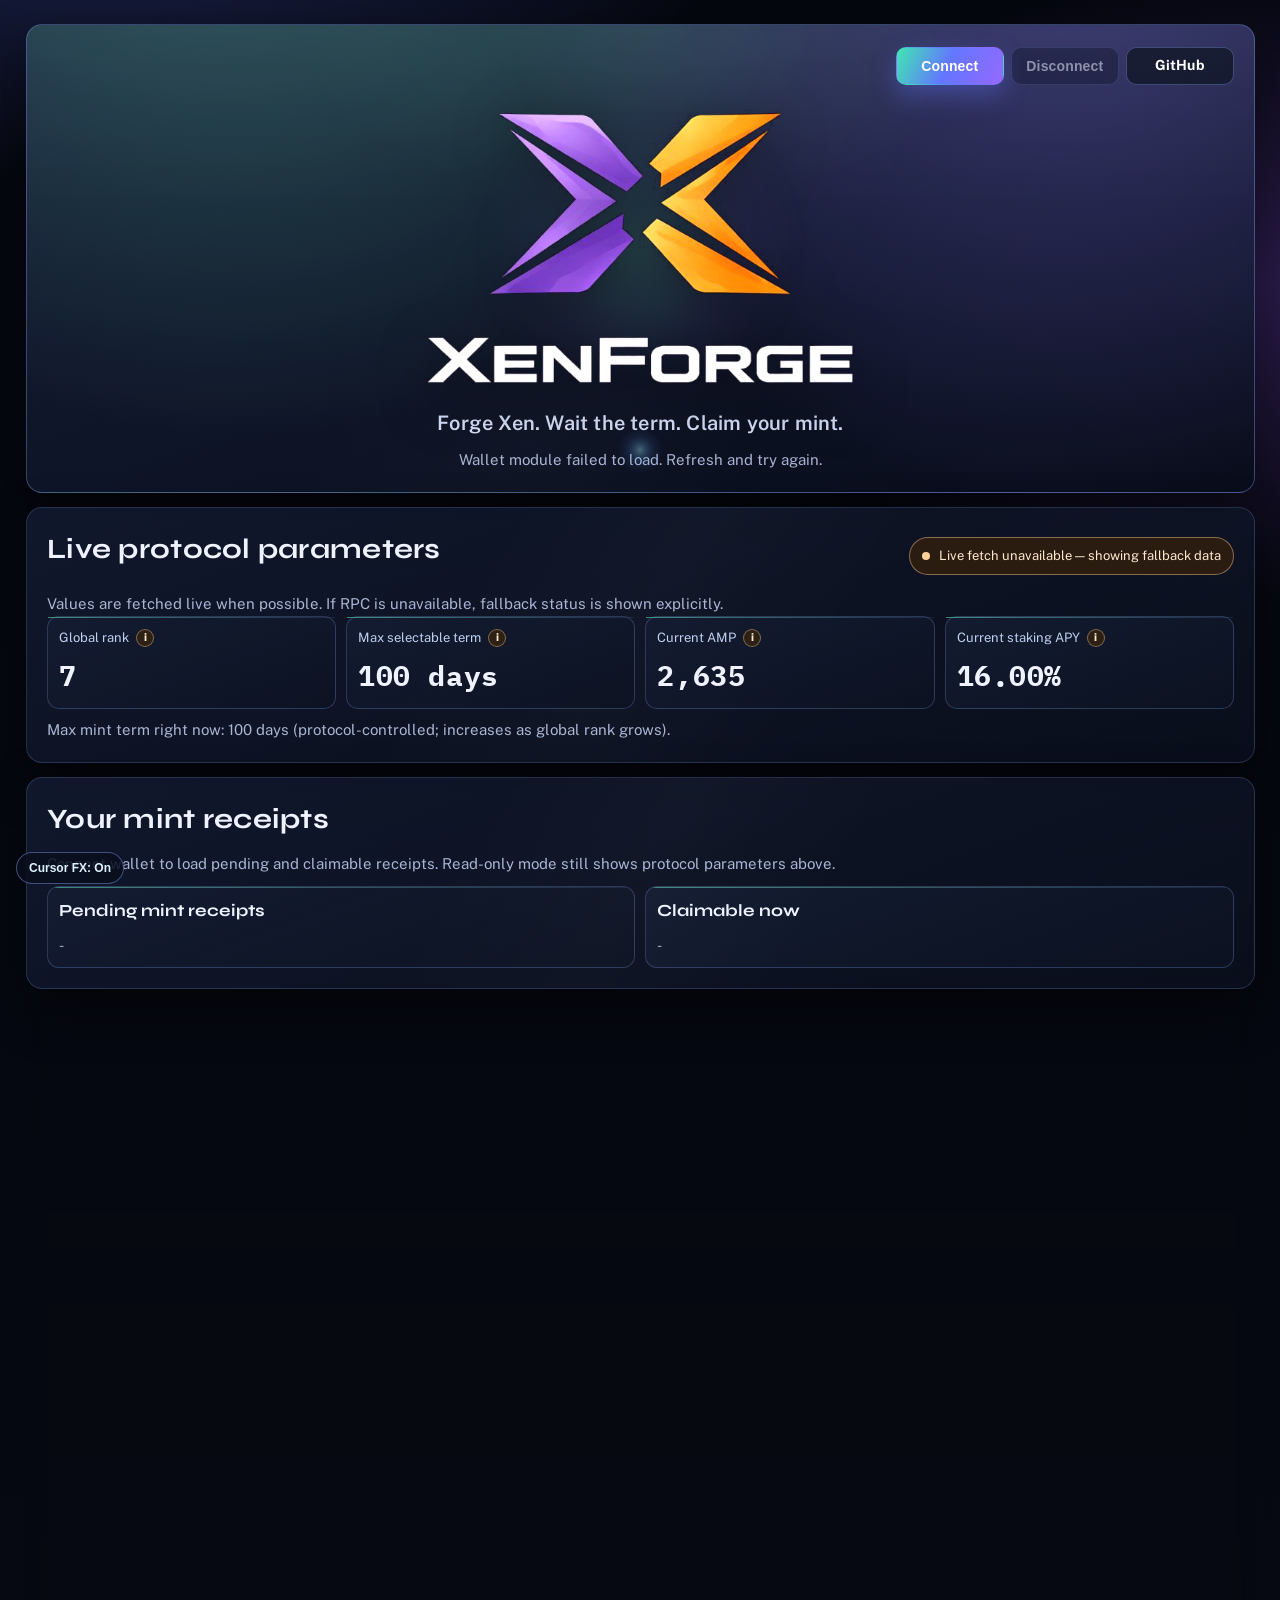
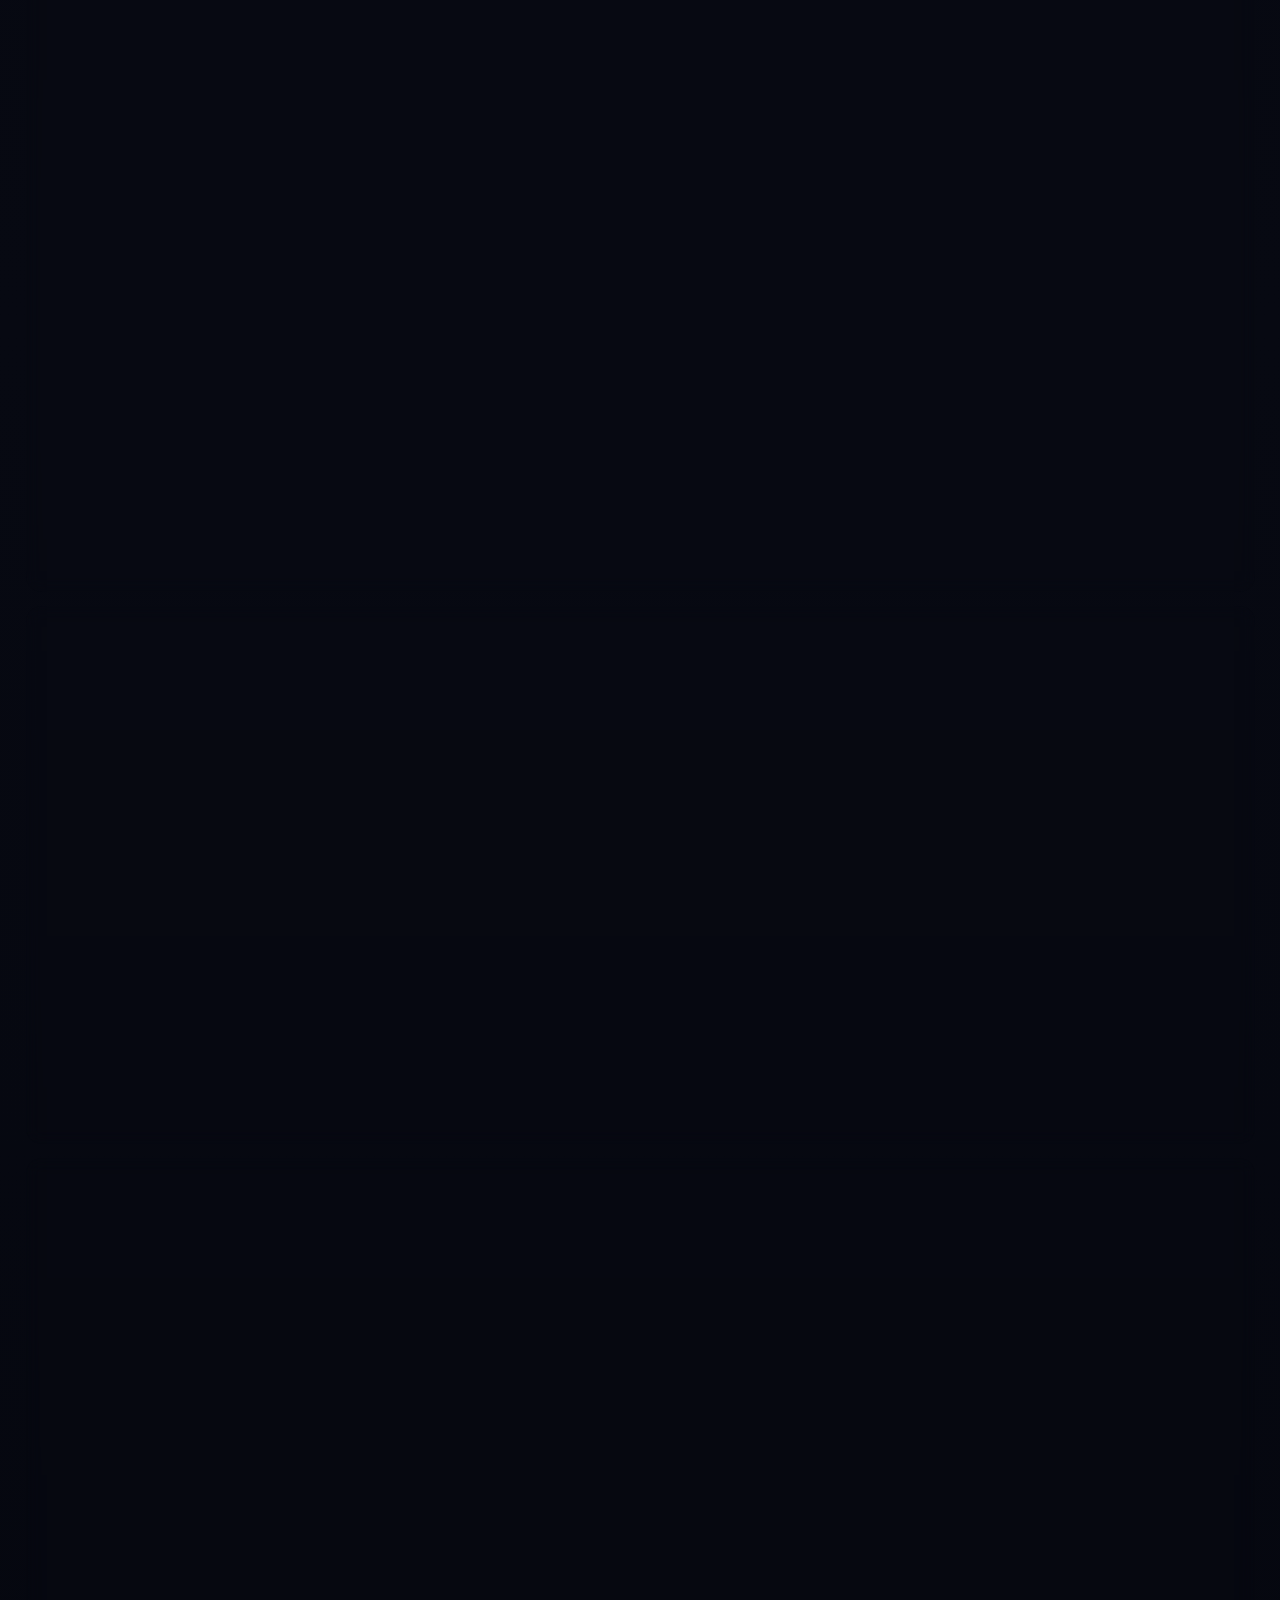
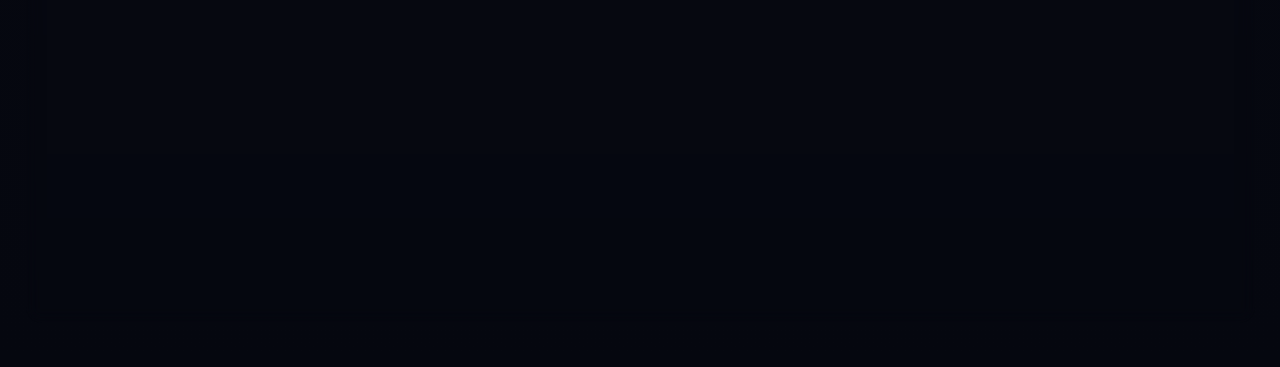
<file: web/index.html>
<!doctype html>
<html lang="en">
  <head>
    <meta charset="UTF-8" />
    <meta name="viewport" content="width=device-width, initial-scale=1.0" />
    <title>XENFORGE</title>
    <link rel="preconnect" href="https://fonts.googleapis.com" />
    <link rel="preconnect" href="https://fonts.gstatic.com" crossorigin />
    <link href="https://fonts.googleapis.com/css2?family=Syne:wght@700;800&family=Public+Sans:wght@400;500;700;800&family=IBM+Plex+Mono:wght@500;700&display=swap" rel="stylesheet" />
    <link rel="stylesheet" href="./styles.css" />
  </head>
  <body>
    <main class="container">
      <section class="hero card">
        <div class="hero-head">
          <div class="wallet-inline">
            <button id="connectWalletBtn" class="btn primary" type="button">Connect</button>
            <button id="disconnectWalletBtn" class="btn ghost" type="button" disabled>Disconnect</button>
            <a id="githubBtn" class="btn ghost" href="https://github.com/kennermike527-alt/zenforge-iota-move" target="_blank" rel="noopener noreferrer">GitHub</a>
          </div>
        </div>

        <div class="logo-wrap">
          <img src="./assets/zenforge-logo-cutout.png" alt="XENFORGE logo" class="logo" />
        </div>
        <p class="sub hero-tagline">Forge Xen. Wait the term. Claim your mint.</p>
        <p id="walletStatus" class="subtle">Connect wallet to sign transactions, or continue read-only to inspect protocol parameters.</p>
      </section>

      <section class="card protocol-card">
        <div class="row">
          <h2>Live protocol parameters</h2>
          <div id="liveFetchBar" class="fetch-bar fetch-inline checking">
            <span class="dot" aria-hidden="true"></span>
            <span id="liveFetchText">Checking live chain fetch status…</span>
          </div>
        </div>
        <p class="subtle">Values are fetched live when possible. If RPC is unavailable, fallback status is shown explicitly.</p>

        <div class="metrics">
          <article>
            <div class="label-row"><span class="label">Global rank</span><span class="info-wrap"><span class="info" tabindex="0">i</span><span class="info-tip">Current protocol rank / participant counter.</span></span></div>
            <div id="metricRank" class="value">-</div>
          </article>
          <article>
            <div class="label-row"><span class="label">Max selectable term</span><span class="info-wrap"><span class="info" tabindex="0">i</span><span class="info-tip">Maximum claim term currently allowed by on-chain rank logic.</span></span></div>
            <div id="metricMaxTerm" class="value">-</div>
          </article>
          <article>
            <div class="label-row"><span class="label">Current AMP</span><span class="info-wrap"><span class="info" tabindex="0">i</span><span class="info-tip">Current amplification multiplier from protocol time schedule.</span></span></div>
            <div id="metricAmp" class="value">-</div>
          </article>
          <article>
            <div class="label-row"><span class="label">Current staking APY</span><span class="info-wrap"><span class="info" tabindex="0">i</span><span class="info-tip">Annual staking rate; fixed when a new stake starts.</span></span></div>
            <div id="metricApy" class="value">-</div>
          </article>
        </div>
        <p id="selectableTermHint" class="subtle"></p>
      </section>

      <section class="card">
        <h2>Your mint receipts</h2>
        <p id="claimsHint" class="subtle">Connect wallet to load pending and claimable receipts. No keys are stored by this site.</p>

        <div class="claims-grid">
          <article class="claim-card">
            <h3>Pending mint receipts</h3>
            <div id="pendingClaims" class="claim-body">-</div>
          </article>
          <article class="claim-card">
            <h3>Claimable now</h3>
            <div id="claimableClaims" class="claim-body">-</div>
            <div id="claimActionRow" class="claim-action-row" style="display:none" hidden aria-hidden="true">
              <button id="claimMintBtn" class="btn primary" type="button" disabled>Claim matured mints</button>
            </div>
          </article>
        </div>
      </section>

      <section class="card" id="mintCard">
        <h2>Start a mint (claim rank)</h2>
        <p class="subtle">Capture your cRank and maturity date on-chain. Claim near maturity to reduce late-claim penalty drag.</p>

        <div class="inputs">
          <label>Mint term (days)<input id="mintTermDays" type="number" min="1" max="100" step="1" value="30" /></label>
        </div>
        <p class="subtle">Max term is protocol-controlled and increases with global rank.</p>

        <div class="mint-actions">
          <button id="mintNowBtn" class="btn primary" type="button">Start mint</button>
          <span id="mintTxStatus" class="subtle"></span>
        </div>
      </section>

      <section class="card" id="stakingCard">
        <h2>Stake (optional)</h2>
        <p class="subtle">Staking is separate from minting. APY is protocol-time based and fixed when your stake starts. XEN here is the token unit used by this IOTA Move implementation (not official Ethereum XEN).</p>

        <div class="flow-block">
          <h4 class="flow-title">On-chain staking actions</h4>

          <div class="stake-apy-stat" aria-live="polite">
            <span class="stake-apy-label">Current APY</span>
            <strong id="stakeApyBps" class="stake-apy-value">20.00% APY</strong>
            <span id="stakeApyPct" class="stake-apy-sub">Fixed at stake start</span>
          </div>

          <div class="inputs stake-grid">
            <label>Stake amount (XEN)<input id="stakeAmount" type="text" inputmode="decimal" value="1.0" /></label>
            <label>Stake term (days)<input id="stakeTermDays" type="number" min="1" max="1000" step="1" value="365" /></label>
            <label class="wide">XEN coin object
              <div class="stake-coin-row">
                <select id="stakeCoinSelect"></select>
                <button id="refreshStakeCoins" class="btn ghost" type="button">Refresh</button>
              </div>
            </label>
          </div>

          <div class="stake-actions">
            <button id="stakeNowBtn" class="btn primary" type="button">Stake now</button>
            <button id="stakeAllBtn" class="btn ghost" type="button">Stake all coins</button>
            <button id="withdrawAllStakesBtn" class="btn ghost" type="button" disabled>Withdraw matured stakes</button>
            <span id="stakeTxStatus" class="subtle"></span>
          </div>
        </div>

        <div class="flow-block">
          <h4 class="flow-title">Staking preview</h4>
          <div id="stakingOutput" class="output-box">Loading staking preview...</div>
          <p id="stakingNote" class="subtle"></p>
        </div>

        <div class="flow-block">
          <h4 class="flow-title">Your stakes</h4>
          <div id="stakeList" class="stakes-list"></div>
        </div>
      </section>

      <section class="card" id="simulatorCard">
        <h2>Fee simulator</h2>
        <p class="subtle">Planning view for the on-chain claim-rank fee rule. It does not execute transactions, but mirrors the enforced term-based fee policy.</p>

        <div class="inputs sim-grid">
          <label>Global rank (live)<input id="simGlobalRank" type="number" min="1" step="1" value="1" readonly /></label>
          <label>Selected term (days)<input id="simTermDays" type="number" min="1" max="100" step="1" value="30" /></label>
          <label>Current AMP (locked)<input id="simAmp" type="number" min="1" step="1" value="3000" readonly /></label>
        </div>

        <div id="feeOutput" class="output-box">Loading simulator...</div>
        <div id="feeFormulaOutput" class="output-box">Loading fee formula...</div>
        <p id="simStateNote" class="subtle"></p>
        <p id="feeNote" class="subtle"></p>
      </section>

      <section id="faq" class="card faq-card">
        <h2>FAQ and glossary</h2>

        <details open class="faq-glossary">
          <summary>What is XENFORGE?</summary>
          <p>XENFORGE is an independent, experimental implementation of XEN v1.7-inspired participation mechanics on IOTA Move. It is built for transparent execution and inspectable economics.</p>
        </details>

        <details>
          <summary>Is this the official XEN Network app?</summary>
          <p>No. This is not the official XEN app and is not affiliated with Xenworld LLC or Fair Crypto Foundation.</p>
        </details>

        <details>
          <summary>What does "claim rank" actually do?</summary>
          <p>Starting a mint captures your cRank and maturity schedule on-chain. Your eventual mint outcome depends on rank delta, selected term, protocol multipliers, and claim timing.</p>
        </details>

        <details>
          <summary>What determines mint outcomes?</summary>
          <p>Core levers are rank delta (global rank minus cRank), term length, AMP/EAA dynamics, and late-claim penalty if claimed after maturity.</p>
        </details>

        <details>
          <summary>How does max mint term work?</summary>
          <p>Max term is protocol-controlled: 100 days until global rank passes 5,000, then it grows with a logarithmic rule.</p>
        </details>

        <details>
          <summary>What is the late-claim penalty schedule?</summary>
          <p>Penalty bands: day 0=0%, day 1=1%, day 2=3%, day 3=8%, day 4=17%, day 5=35%, day 6=72%, day 7+=99%.</p>
        </details>

        <details>
          <summary>Is APY only for staking?</summary>
          <p>Yes. APY applies to staking math. Mint outcomes come from mint-specific variables and timing, not staking APY.</p>
        </details>

        <details>
          <summary>What is XEN here?</summary>
          <p>XEN is the token unit used by this IOTA Move implementation. It is not official Ethereum XEN.</p>
        </details>

        <details>
          <summary>What is the fee simulator?</summary>
          <p>A planning view for the term-based claim-rank fee that is enforced on-chain. It previews the exact fee before you sign.</p>
        </details>

        <details>
          <summary>Is this audited?</summary>
          <p>No. Current build is unaudited and experimental. Digital assets are risky and may lose value.</p>
        </details>

        <p class="subtle">Provided as-is with no warranties. Nothing on this site is financial or investment advice.</p>
      </section>
    </main>

    <button id="cursorToggle" class="cursor-toggle" type="button">Cursor FX: On</button>

    <script type="module" src="./app.js"></script>
  </body>
</html>
</file>
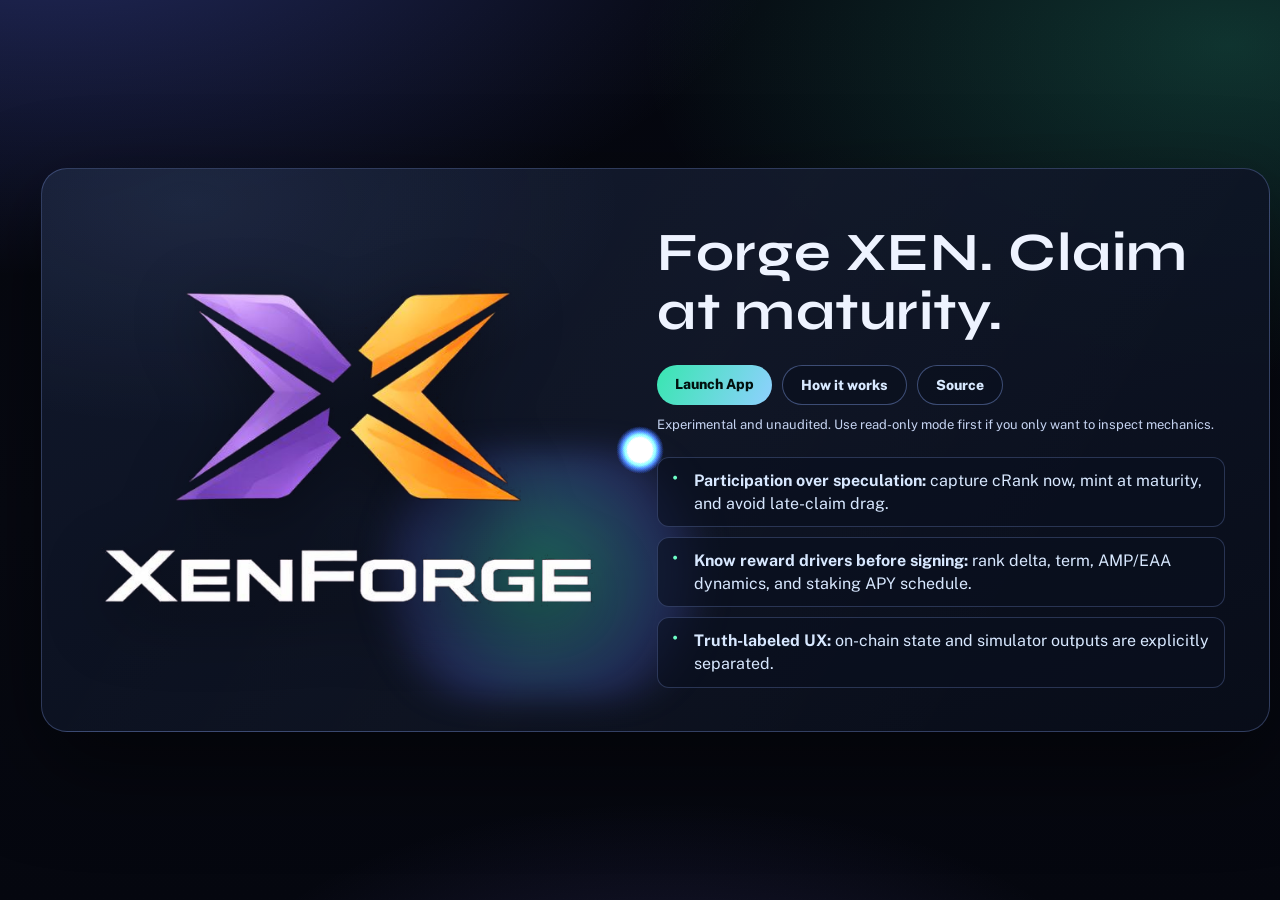
<file: web/landing.html>
<!doctype html>
<html lang="en">
  <head>
    <meta charset="UTF-8" />
    <meta name="viewport" content="width=device-width, initial-scale=1.0" />
    <title>XENFORGE — XEN v1.7-inspired IOTA Move port (experimental)</title>
    <link rel="preconnect" href="https://fonts.googleapis.com" />
    <link rel="preconnect" href="https://fonts.gstatic.com" crossorigin />
    <link href="https://fonts.googleapis.com/css2?family=Syne:wght@700;800&family=Public+Sans:wght@400;500;700;800&display=swap" rel="stylesheet" />
    <link rel="stylesheet" href="./landing.css" />
  </head>
  <body>
    <main class="shell">
      <section class="hero">
        <div class="hero-grid">
          <div class="hero-visual">
            <div class="mark-wrap">
              <span class="mark-glow" aria-hidden="true"></span>
              <img src="./assets/zenforge-logo-cutout.png" alt="XENFORGE logo" class="mark" />
            </div>
          </div>

          <div class="hero-copy">
            <h1>Forge XEN. Claim at maturity.</h1>

            <div class="cta-row">
              <a class="btn primary" href="./index.html">Launch App</a>
              <a class="btn ghost" href="./index.html#faq">How it works</a>
              <a class="btn ghost" href="https://github.com/kennermike527-alt/zenforge-iota-move" target="_blank" rel="noopener noreferrer">Source</a>
            </div>

            <p class="cta-note">Experimental and unaudited. Use read-only mode first if you only want to inspect mechanics.</p>

            <ul class="highlights">
              <li><b>Participation over speculation:</b> capture cRank now, mint at maturity, and avoid late-claim drag.</li>
              <li><b>Know reward drivers before signing:</b> rank delta, term, AMP/EAA dynamics, and staking APY schedule.</li>
              <li><b>Truth-labeled UX:</b> on-chain state and simulator outputs are explicitly separated.</li>
            </ul>

          </div>
        </div>
      </section>
    </main>

    <script type="module" src="./landing.js"></script>
  </body>
</html>
</file>
<file: web/styles.css>
:root {
  --bg: #070912;
  --bg-soft: #0d1220;
  --card: rgba(12, 17, 32, 0.72);
  --card-strong: rgba(11, 15, 29, 0.9);
  --line: rgba(143, 173, 255, 0.2);
  --line-strong: rgba(143, 173, 255, 0.34);
  --text: #eef3ff;
  --muted: #a8b5d3;
  --mint: #6effc7;
  --amber: #ffd199;
  --violet: #8a7dff;
  --indigo: #5f72ff;
  --danger: #ff8cae;
  --shadow: 0 20px 50px rgba(0, 0, 0, 0.45);
  --lift-shadow: 0 24px 58px rgba(6, 9, 18, 0.7);
  --motion-fast: 150ms;
  --motion-med: 260ms;
}

* {
  box-sizing: border-box;
}

html,
body {
  min-height: 100%;
}

body {
  margin: 0;
  font-family: 'Public Sans', system-ui, sans-serif;
  font-size: 17px;
  line-height: 1.55;
  color: var(--text);
  -webkit-font-smoothing: antialiased;
  text-rendering: optimizeLegibility;
  background:
    radial-gradient(1200px 600px at 7% -5%, rgba(95, 114, 255, 0.32), transparent 60%),
    radial-gradient(900px 540px at 98% 8%, rgba(156, 87, 255, 0.24), transparent 58%),
    radial-gradient(1000px 640px at 50% 120%, rgba(51, 214, 163, 0.17), transparent 62%),
    linear-gradient(180deg, #05070f 0%, #070912 54%, #05070f 100%);
}

@keyframes riseIn {
  from {
    opacity: 0;
    transform: translateY(14px) scale(0.99);
  }
  to {
    opacity: 1;
    transform: translateY(0) scale(1);
  }
}

@keyframes floatLogo {
  0%,
  100% {
    transform: translateY(0px);
  }
  50% {
    transform: translateY(-4px);
  }
}

@keyframes pulseSoft {
  0%,
  100% {
    box-shadow: 0 0 0 0 rgba(110, 255, 199, 0);
  }
  50% {
    box-shadow: 0 0 0 8px rgba(110, 255, 199, 0.08);
  }
}

@keyframes spinHalo {
  from {
    transform: translate(-50%, -50%) rotate(0deg);
  }
  to {
    transform: translate(-50%, -50%) rotate(360deg);
  }
}

body::before {
  content: '';
  position: fixed;
  inset: 0;
  pointer-events: none;
  opacity: 0.14;
  background-image: repeating-linear-gradient(
    to right,
    rgba(255, 255, 255, 0.06) 0,
    rgba(255, 255, 255, 0.06) 1px,
    transparent 1px,
    transparent 56px
  );
}

.container {
  width: min(1600px, 96vw);
  margin: 24px auto 48px;
  display: grid;
  gap: 14px;
}

.card {
  background: linear-gradient(160deg, rgba(19, 27, 50, 0.84), var(--card));
  border: 1px solid var(--line);
  border-radius: 16px;
  padding: 20px;
  box-shadow: var(--shadow);
  backdrop-filter: blur(8px);
  -webkit-backdrop-filter: blur(8px);
  position: relative;
  overflow: hidden;
  transition: transform var(--motion-med) ease, box-shadow var(--motion-med) ease, border-color var(--motion-med) ease;
  animation: riseIn 420ms cubic-bezier(0.2, 0.7, 0.2, 1) both;
}

.card::after {
  content: '';
  position: absolute;
  inset: 0;
  pointer-events: none;
  background: linear-gradient(120deg, transparent 35%, rgba(255, 255, 255, 0.05), transparent 65%);
  opacity: 0.35;
}

.card:hover {
  transform: translateY(-2px);
  box-shadow: var(--lift-shadow);
  border-color: rgba(143, 173, 255, 0.34);
}

.protocol-card {
  overflow: visible;
}

.container > .card:nth-child(1) { animation-delay: 30ms; }
.container > .card:nth-child(2) { animation-delay: 80ms; }
.container > .card:nth-child(3) { animation-delay: 120ms; }
.container > .card:nth-child(4) { animation-delay: 160ms; }
.container > .card:nth-child(5) { animation-delay: 200ms; }

.hero {
  text-align: center;
  padding-top: 22px;
  background:
    radial-gradient(circle at 18% -40%, rgba(110, 255, 199, 0.28), transparent 50%),
    radial-gradient(circle at 85% -20%, rgba(138, 125, 255, 0.34), transparent 48%),
    linear-gradient(160deg, rgba(23, 31, 58, 0.94), rgba(9, 13, 27, 0.96));
  border-color: var(--line-strong);
}

.hero::before {
  content: '';
  position: absolute;
  inset: 0;
  pointer-events: none;
  background:
    radial-gradient(500px 260px at 50% 0%, rgba(110, 255, 199, 0.08), transparent 70%),
    linear-gradient(180deg, rgba(255, 255, 255, 0.03), transparent 40%);
}

.hero-head {
  display: flex;
  justify-content: flex-end;
  align-items: center;
  gap: 8px;
  margin-bottom: 10px;
}

.hero-badge {
  justify-self: start;
  border-radius: 999px;
  font-size: 11px;
  padding: 7px 12px;
  border: 1px solid rgba(110, 255, 199, 0.34);
  color: #dbfff3;
  background: rgba(10, 34, 33, 0.7);
  letter-spacing: 0.08em;
  text-transform: uppercase;
}

.wallet-inline {
  display: grid;
  grid-template-columns: auto auto auto;
  gap: 7px;
}

.wallet-inline .btn {
  height: 38px;
  min-width: 108px;
}

.logo-wrap {
  width: min(460px, 100%);
  margin: 4px auto 6px;
  position: relative;
  animation: floatLogo 6s ease-in-out infinite;
}

.logo {
  width: 100%;
  display: block;
  object-fit: contain;
  filter: saturate(1.12) contrast(1.08) drop-shadow(0 16px 30px rgba(0, 0, 0, 0.45));
  position: relative;
  z-index: 1;
}

.logo-wrap::before {
  content: '';
  position: absolute;
  inset: 16% 12%;
  border-radius: 999px;
  background: radial-gradient(circle, rgba(110, 255, 199, 0.2), rgba(138, 125, 255, 0.08) 52%, transparent 72%);
  filter: blur(18px);
  pointer-events: none;
}

h1,
h2,
h3,
summary {
  font-family: 'Syne', 'Public Sans', sans-serif;
}

h1 {
  margin: 12px 0 6px;
  font-size: clamp(34px, 6.2vw, 52px);
  line-height: 1;
  letter-spacing: 0.02em;
  text-transform: uppercase;
  background: linear-gradient(90deg, #d9fff1, #e7f0ff 45%, #cab8ff 100%);
  -webkit-background-clip: text;
  background-clip: text;
  color: transparent;
  text-shadow: 0 0 26px rgba(110, 255, 199, 0.14);
}

h2 {
  margin: 0 0 12px;
  font-size: clamp(20px, 2.6vw, 28px);
  letter-spacing: 0.01em;
}

h3 {
  margin: 0 0 9px;
  font-size: 17px;
}

.sub {
  color: #d4def7;
  margin: 0;
}

.hero-tagline {
  margin-top: 4px;
  font-size: clamp(16px, 2.2vw, 20px);
  font-weight: 600;
  letter-spacing: 0.01em;
}

.hero-tagline span {
  color: #d8ffef;
}

.subtle {
  color: var(--muted);
  font-size: 15px;
  line-height: 1.5;
  margin: 10px 0 0;
}

.repo-line {
  margin-top: 8px;
}

.repo-link {
  color: #c9f4e5;
  text-decoration: underline;
  text-underline-offset: 2px;
}

.repo-link:hover {
  color: #e8fff6;
}

.risk {
  margin: 12px auto 0;
  width: fit-content;
  border: 1px solid rgba(255, 140, 174, 0.45);
  background: rgba(57, 12, 31, 0.76);
  color: #ffd4e1;
  font-size: 12px;
  border-radius: 999px;
  padding: 7px 12px;
}

.stamp {
  color: #b8c4de;
  font-size: 12px;
  margin-top: 10px;
}

ul {
  margin: 0;
  padding-left: 18px;
  display: grid;
  gap: 8px;
}

.row {
  display: flex;
  justify-content: space-between;
  align-items: center;
  gap: 10px;
}

.badge {
  border-radius: 999px;
  font-size: 13px;
  font-weight: 700;
  padding: 7px 12px;
  border: 1px solid var(--line);
  color: #d1dbf5;
  background: rgba(13, 19, 36, 0.65);
  transition: border-color var(--motion-fast) ease, color var(--motion-fast) ease, background var(--motion-fast) ease;
}

.badge.live {
  border-color: rgba(110, 255, 199, 0.4);
  color: #cbffec;
  background: rgba(10, 42, 33, 0.72);
  animation: pulseSoft 2.8s ease-in-out infinite;
}

.badge.fallback {
  border-color: rgba(255, 209, 153, 0.38);
  color: #ffe7c6;
  background: rgba(53, 33, 13, 0.72);
}

.fetch-bar {
  margin-top: 12px;
  display: inline-flex;
  align-items: center;
  gap: 9px;
  padding: 8px 12px;
  border-radius: 999px;
  border: 1px solid rgba(143, 173, 255, 0.3);
  font-size: 13px;
  color: #d8e3fb;
  background: rgba(11, 18, 33, 0.78);
}

.fetch-bar.fetch-inline {
  margin-top: 0;
  margin-left: auto;
  white-space: nowrap;
}

.fetch-bar .dot {
  width: 8px;
  height: 8px;
  border-radius: 999px;
  background: #9fb2dd;
}

.fetch-bar.live {
  border-color: rgba(110, 255, 199, 0.45);
  color: #d2ffef;
  background: rgba(9, 43, 34, 0.78);
}

.fetch-bar.live .dot {
  background: #6effc7;
}

.fetch-bar.fallback {
  border-color: rgba(255, 209, 153, 0.45);
  color: #ffe9cf;
  background: rgba(53, 33, 13, 0.78);
}

.fetch-bar.fallback .dot {
  background: #ffd199;
}

.metrics {
  display: grid;
  grid-template-columns: repeat(4, minmax(0, 1fr));
  gap: 10px;
}

.metrics article,
.claim-card {
  border: 1px solid rgba(143, 173, 255, 0.24);
  border-radius: 12px;
  padding: 11px;
  background: linear-gradient(160deg, rgba(20, 29, 51, 0.88), rgba(13, 19, 35, 0.8));
  transition: transform var(--motion-fast) ease, border-color var(--motion-fast) ease, background var(--motion-med) ease;
  position: relative;
}

.claim-card {
  overflow: hidden;
}

.metrics article {
  overflow: visible;
  z-index: 1;
}

.metrics article:hover,
.metrics article:focus-within {
  z-index: 40;
}

.metrics article::before,
.claim-card::before {
  content: '';
  position: absolute;
  top: 0;
  left: 0;
  right: 0;
  height: 1px;
  background: linear-gradient(90deg, rgba(110, 255, 199, 0.7), rgba(143, 173, 255, 0.15));
  opacity: 0.7;
}

.metrics article:hover,
.claim-card:hover {
  transform: translateY(-1px);
  border-color: rgba(110, 255, 199, 0.35);
  background: linear-gradient(160deg, rgba(25, 37, 65, 0.92), rgba(14, 22, 40, 0.84));
}

.label {
  font-size: 13px;
  color: #bfd0ef;
}

.label-row {
  display: flex;
  align-items: center;
  gap: 7px;
}

.info-wrap {
  position: relative;
  display: inline-flex;
}

.info {
  display: inline-flex;
  width: 18px;
  height: 18px;
  align-items: center;
  justify-content: center;
  border-radius: 999px;
  font-size: 11px;
  font-weight: 800;
  color: #ffe6c9;
  border: 1px solid rgba(255, 209, 153, 0.4);
  background: rgba(58, 37, 14, 0.7);
  cursor: help;
}

.info-tip {
  position: absolute;
  top: calc(100% + 8px);
  left: 0;
  min-width: 220px;
  max-width: min(280px, calc(100vw - 44px));
  padding: 8px 10px;
  border-radius: 10px;
  border: 1px solid rgba(143, 173, 255, 0.35);
  background: rgba(7, 12, 24, 0.96);
  color: #e5eeff;
  font-size: 13px;
  line-height: 1.45;
  display: none;
  pointer-events: none;
  z-index: 20;
  box-shadow: 0 14px 34px rgba(0, 0, 0, 0.4);
}

.info-tip::before {
  content: '';
  position: absolute;
  top: -6px;
  left: 10px;
  width: 10px;
  height: 10px;
  background: rgba(7, 12, 24, 0.96);
  border-left: 1px solid rgba(143, 173, 255, 0.35);
  border-top: 1px solid rgba(143, 173, 255, 0.35);
  transform: rotate(45deg);
}

.metrics article:nth-child(even) .info-tip {
  left: auto;
  right: 0;
}

.metrics article:nth-child(even) .info-tip::before {
  left: auto;
  right: 10px;
}

.info-wrap:hover .info-tip,
.info-wrap:focus-within .info-tip {
  display: block;
}

.info:focus-visible {
  outline: none;
  border-color: rgba(110, 255, 199, 0.65);
  box-shadow: 0 0 0 2px rgba(110, 255, 199, 0.2);
}

.value {
  margin-top: 6px;
  font-size: 28px;
  font-family: 'IBM Plex Mono', ui-monospace, monospace;
  font-weight: 700;
  letter-spacing: 0.02em;
  transition: color var(--motion-fast) ease;
}

.metrics article:hover .value {
  color: #d8ffee;
}

.inputs {
  display: grid;
  grid-template-columns: repeat(2, minmax(0, 1fr));
  gap: 9px;
}

.sim-grid {
  grid-template-columns: repeat(3, minmax(0, 1fr));
}

#simGlobalRank[readonly],
#simAmp[readonly] {
  background: rgba(18, 26, 45, 0.72);
  color: #d4e2ff;
}

.stake-grid {
  grid-template-columns: repeat(2, minmax(0, 1fr));
}

.stake-grid .wide {
  grid-column: 1 / -1;
}

.stake-apy-stat {
  margin: 4px 0 10px;
  border: 1px solid rgba(143, 173, 255, 0.22);
  border-radius: 12px;
  background: linear-gradient(155deg, rgba(13, 20, 38, 0.76), rgba(8, 12, 24, 0.84));
  padding: 10px 12px;
  display: grid;
  gap: 3px;
}

.stake-apy-label {
  font-size: 12px;
  color: #b9c8e7;
  text-transform: uppercase;
  letter-spacing: 0.06em;
}

.stake-apy-value {
  font-size: 22px;
  font-weight: 800;
  font-family: 'IBM Plex Mono', ui-monospace, monospace;
  color: #dffff3;
  line-height: 1.1;
}

.stake-apy-sub {
  font-size: 13px;
  color: #9ff3d7;
}

.stake-coin-row {
  display: grid;
  grid-template-columns: 1fr auto;
  gap: 8px;
  align-items: center;
}

.mint-actions,
.stake-actions {
  margin-top: 10px;
  display: flex;
  gap: 10px;
  align-items: center;
  flex-wrap: wrap;
}

#mintTxStatus:empty,
#stakeTxStatus:empty {
  display: none;
}

.stakes-title {
  margin-top: 14px;
}

.stakes-list {
  display: grid;
  gap: 8px;
}

.stake-item {
  border: 1px solid rgba(143, 173, 255, 0.22);
  border-radius: 12px;
  background: linear-gradient(160deg, rgba(15, 22, 41, 0.86), rgba(9, 14, 27, 0.88));
  padding: 12px;
  line-height: 1.55;
  font-size: 14px;
  color: #d7e3ff;
}

.stake-item b {
  color: #f0f6ff;
}

.stake-item-actions {
  margin-top: 10px;
  display: flex;
  gap: 8px;
  justify-content: flex-end;
}

.stake-item-actions .btn {
  min-width: 140px;
}

.tools-card h3 {
  margin: 0 0 8px;
}

.tool-tabs {
  display: inline-flex;
  border: 1px solid rgba(143, 173, 255, 0.28);
  border-radius: 999px;
  padding: 3px;
  background: rgba(10, 15, 30, 0.72);
  gap: 2px;
}

.tab-btn {
  border: 0;
  border-radius: 999px;
  padding: 8px 14px;
  font-size: 13px;
  font-weight: 700;
  color: #b8c8e8;
  background: transparent;
  cursor: pointer;
}

.tab-btn.active {
  color: #eafff7;
  background: linear-gradient(115deg, rgba(56, 230, 176, 0.35), rgba(95, 114, 255, 0.42));
}

.tab-panel {
  margin-top: 10px;
}

.flow-block {
  margin-top: 12px;
  border: 1px solid rgba(143, 173, 255, 0.2);
  border-radius: 12px;
  padding: 12px;
  background: linear-gradient(160deg, rgba(14, 20, 37, 0.66), rgba(10, 14, 29, 0.64));
}

.flow-block:first-of-type {
  margin-top: 8px;
}

.flow-title {
  margin: 0 0 8px;
  font-size: 16px;
  font-family: 'Syne', 'Public Sans', sans-serif;
}

label {
  display: grid;
  gap: 6px;
  font-size: 13px;
  color: #c4d2ed;
}

input,
select {
  width: 100%;
  border: 1px solid rgba(143, 173, 255, 0.3);
  border-radius: 10px;
  background: rgba(8, 12, 24, 0.84);
  color: var(--text);
  padding: 11px 12px;
  font-size: 15px;
  font-family: 'Public Sans', system-ui, sans-serif;
}

input:focus,
select:focus {
  outline: none;
  border-color: rgba(110, 255, 199, 0.55);
  box-shadow: 0 0 0 3px rgba(110, 255, 199, 0.15);
}

input[readonly] {
  background: rgba(10, 14, 28, 0.9);
  border-color: rgba(143, 173, 255, 0.2);
  color: #c8d6f3;
  cursor: not-allowed;
}

.wallet-controls {
  display: grid;
  grid-template-columns: 1fr auto auto;
  gap: 8px;
  margin-top: 8px;
}

.btn {
  border: 1px solid rgba(143, 173, 255, 0.32);
  border-radius: 10px;
  padding: 10px 14px;
  color: #fff;
  cursor: pointer;
  background: linear-gradient(160deg, rgba(35, 46, 78, 0.92), rgba(20, 29, 53, 0.95));
  font-size: 14px;
  font-weight: 700;
  letter-spacing: 0.01em;
  text-decoration: none;
  display: inline-flex;
  align-items: center;
  justify-content: center;
  transition: transform 120ms ease, box-shadow 120ms ease, border-color 120ms ease;
}

.btn:hover {
  transform: translateY(-1px);
  border-color: rgba(143, 173, 255, 0.52);
}

.btn:active {
  transform: translateY(0);
}

.btn.primary {
  background: linear-gradient(115deg, #38e6b0, #5f72ff 48%, #9366ff);
  border-color: transparent;
  box-shadow: 0 10px 24px rgba(95, 114, 255, 0.36);
}

.btn.primary:hover {
  box-shadow: 0 14px 32px rgba(95, 114, 255, 0.46);
}

.btn.ghost {
  background: rgba(13, 19, 37, 0.82);
}

.btn:disabled {
  opacity: 0.45;
  cursor: not-allowed;
}

.output-box {
  margin-top: 12px;
  border: 1px solid rgba(143, 173, 255, 0.3);
  border-radius: 12px;
  background: linear-gradient(160deg, rgba(15, 22, 41, 0.9), rgba(9, 14, 27, 0.92));
  color: #e9f0ff;
  padding: 14px;
  line-height: 1.65;
  font-size: 15px;
}

summary {
  cursor: pointer;
  font-weight: 700;
  letter-spacing: 0.005em;
  transition: color var(--motion-fast) ease;
}

summary:hover {
  color: #d8e6ff;
}

details {
  border-top: 1px solid rgba(143, 173, 255, 0.18);
  padding-top: 9px;
  margin-top: 9px;
}

details:first-of-type {
  border-top: 0;
  padding-top: 0;
  margin-top: 0;
}

details p {
  color: var(--muted);
  font-size: 15px;
  line-height: 1.6;
  margin: 8px 0 0;
}

.faq-card h2 {
  margin-bottom: 14px;
}

.faq-card details {
  border: 1px solid rgba(143, 173, 255, 0.2);
  border-radius: 12px;
  background: linear-gradient(160deg, rgba(14, 20, 37, 0.7), rgba(10, 14, 29, 0.64));
  padding: 12px 14px;
  margin-top: 10px;
}

.faq-card details:first-of-type {
  border-top: 1px solid rgba(143, 173, 255, 0.2);
  padding-top: 12px;
  margin-top: 0;
}

.faq-card summary {
  font-size: 18px;
  line-height: 1.25;
}

.faq-card details[open] summary {
  margin-bottom: 10px;
}

.faq-card details p {
  color: #cedaf4;
  font-size: 15px;
  line-height: 1.6;
  margin-top: 6px;
}

.faq-card details ul {
  margin: 2px 0 0;
  padding-left: 20px;
  gap: 12px;
}

.faq-card details li {
  color: #d2ddf8;
  line-height: 1.55;
}

.faq-card details li b {
  color: #f2f7ff;
}

#claimsHint {
  margin-bottom: 12px;
  line-height: 1.4;
  word-break: break-word;
}

.claims-grid {
  display: grid;
  grid-template-columns: repeat(2, minmax(0, 1fr));
  gap: 10px;
}

.claim-body {
  color: var(--muted);
  font-size: 14px;
  line-height: 1.6;
  max-height: 260px;
  overflow: auto;
}

.claim-summary-line {
  margin-top: 6px;
  margin-bottom: 10px;
  display: flex;
  flex-wrap: wrap;
  gap: 6px;
}

.claim-stat-pill {
  display: inline-flex;
  align-items: center;
  gap: 6px;
  border-radius: 999px;
  padding: 4px 9px;
  font-size: 11px;
  font-weight: 700;
  letter-spacing: 0.02em;
  border: 1px solid rgba(143, 173, 255, 0.28);
  color: #cfe0ff;
  background: rgba(17, 24, 43, 0.66);
}

.claim-stat-pill.hot {
  border-color: rgba(110, 255, 199, 0.42);
  color: #b9ffe4;
  background: rgba(9, 40, 31, 0.66);
}

.claim-stat-pill.legacy {
  border-color: rgba(169, 191, 238, 0.3);
  color: #c3d4f6;
  background: rgba(17, 24, 43, 0.66);
}

.pill-dot {
  width: 6px;
  height: 6px;
  border-radius: 999px;
  background: #6effc7;
  box-shadow: 0 0 10px rgba(110, 255, 199, 0.75);
}

.claim-list {
  display: grid;
  gap: 6px;
}

.claim-row {
  display: grid;
  grid-template-columns: minmax(0, 1fr) auto;
  gap: 8px;
  align-items: center;
  border: 1px solid rgba(143, 173, 255, 0.16);
  border-radius: 10px;
  padding: 6px 8px;
  background: rgba(11, 17, 32, 0.55);
}

.claim-col-main {
  min-width: 0;
  color: #d7e4ff;
  display: inline-flex;
  align-items: center;
  gap: 6px;
}

.claim-col-eta {
  font-family: 'IBM Plex Mono', ui-monospace, monospace;
  color: #c6d8ff;
  white-space: nowrap;
}

.claim-tag {
  border-radius: 999px;
  padding: 2px 8px;
  font-size: 11px;
  font-weight: 700;
  border: 1px solid rgba(143, 173, 255, 0.28);
  color: #cfe0ff;
  background: rgba(19, 27, 49, 0.7);
}

.claim-tag.current {
  border-color: rgba(110, 255, 199, 0.35);
  color: #b9ffe4;
  background: rgba(9, 40, 31, 0.66);
}

.claim-tag.legacy {
  border-color: rgba(169, 191, 238, 0.3);
  color: #c3d4f6;
  background: rgba(17, 24, 43, 0.66);
}

.claim-more-wrap {
  margin-top: 8px;
}

.claim-more {
  color: #9fb4df;
  font-size: 13px;
}

.claim-live {
  color: #6effc7;
  font-family: 'IBM Plex Mono', 'SFMono-Regular', Consolas, monospace;
  font-weight: 700;
  letter-spacing: 0.02em;
}

.claim-action-row {
  margin-top: 10px;
  display: flex;
  justify-content: flex-end;
}

.claim-action-row .btn {
  min-width: 180px;
}

.claim-ok {
  color: var(--mint);
}

.claim-warn {
  color: var(--amber);
}

.claim-muted {
  color: #9cb1d8;
}

.claim-sep {
  margin: 8px 0;
  border-top: 1px dashed rgba(143, 173, 255, 0.22);
}

.cursor-canvas-overlay {
  position: fixed;
  top: 0;
  left: 0;
  width: 100vw;
  height: 100vh;
  pointer-events: none;
  z-index: 12000;
}

.cursor-toggle {
  position: fixed;
  left: 16px;
  bottom: 16px;
  z-index: 12010;
  border: 1px solid rgba(143, 173, 255, 0.42);
  border-radius: 999px;
  padding: 8px 12px;
  font-size: 12px;
  font-weight: 700;
  color: #dff3ff;
  background: rgba(9, 15, 28, 0.86);
  cursor: pointer;
}

.cursor-toggle:hover {
  border-color: rgba(110, 255, 199, 0.52);
}

body.cursor-animation-enabled,
body.cursor-animation-enabled a,
body.cursor-animation-enabled button,
body.cursor-animation-enabled input,
body.cursor-animation-enabled select,
body.cursor-animation-enabled textarea,
body.cursor-animation-enabled summary,
body.cursor-animation-enabled [role='button'] {
  cursor: none !important;
}

body.cursor-animation-enabled .card,
body.cursor-animation-enabled .card * {
  cursor: auto !important;
}

@media (hover: none), (pointer: coarse), (max-width: 767px) {
  .cursor-toggle,
  .cursor-canvas-overlay {
    display: none !important;
  }
}

@media (prefers-reduced-motion: reduce) {
  *,
  *::before,
  *::after {
    animation: none !important;
    transition-duration: 0ms !important;
    scroll-behavior: auto !important;
  }

  .cursor-toggle,
  .cursor-canvas-overlay {
    display: none !important;
  }
}

@media (max-width: 980px) {
  .metrics {
    grid-template-columns: repeat(2, minmax(0, 1fr));
  }

  .sim-grid,
  .stake-grid {
    grid-template-columns: repeat(2, minmax(0, 1fr));
  }
}

@media (max-width: 840px) {
  .faq-card summary {
    font-size: 16px;
  }

  .faq-card details {
    padding: 11px 12px;
  }

  .inputs {
    grid-template-columns: 1fr;
  }

  .sim-grid,
  .stake-grid {
    grid-template-columns: 1fr;
  }

  .wallet-controls {
    grid-template-columns: 1fr;
  }

  .stake-coin-row {
    grid-template-columns: 1fr;
  }

  .hero-head {
    grid-template-columns: 1fr;
  }

  .wallet-inline {
    grid-template-columns: 1fr;
    min-width: 0;
  }

  .claims-grid {
    grid-template-columns: 1fr;
  }

  .claim-action-row {
    justify-content: flex-start;
  }

  .claim-row {
    grid-template-columns: 1fr;
    gap: 4px;
  }

  .row {
    flex-wrap: wrap;
    align-items: flex-start;
  }

  .fetch-bar.fetch-inline {
    margin-left: 0;
  }
}

.tx-toast-root {
  position: fixed;
  top: 16px;
  right: 16px;
  z-index: 1200;
  display: grid;
  gap: 10px;
  width: min(420px, calc(100vw - 24px));
  pointer-events: none;
}

.tx-toast {
  position: relative;
  pointer-events: auto;
  border-radius: 14px;
  border: 1px solid rgba(143, 173, 255, 0.32);
  background: linear-gradient(165deg, rgba(16, 23, 42, 0.96), rgba(10, 14, 26, 0.92));
  box-shadow: 0 18px 42px rgba(0, 0, 0, 0.45);
  padding: 12px 40px 12px 13px;
  color: var(--text);
  animation: riseIn 220ms cubic-bezier(0.2, 0.7, 0.2, 1) both;
}

.tx-toast.success {
  border-color: rgba(110, 255, 199, 0.55);
}

.tx-toast.error {
  border-color: rgba(255, 140, 174, 0.6);
}

.tx-toast.info {
  border-color: rgba(143, 173, 255, 0.55);
}

.tx-toast-title {
  font-weight: 700;
  font-size: 14px;
  margin-bottom: 4px;
}

.tx-toast-message,
.tx-toast-digest {
  font-size: 12px;
  color: #d3e0ff;
  line-height: 1.4;
  word-break: break-word;
}

.tx-toast-digest {
  margin-top: 6px;
  color: #b9c9f9;
}

.tx-toast-close {
  position: absolute;
  top: 8px;
  right: 8px;
  width: 24px;
  height: 24px;
  border: 0;
  border-radius: 8px;
  color: #d9e6ff;
  background: rgba(255, 255, 255, 0.08);
  cursor: pointer;
  font-size: 16px;
  line-height: 1;
}

.tx-toast-close:hover {
  background: rgba(255, 255, 255, 0.16);
}
</file>
<file: web/landing.css>
:root {
  --bg: #070912;
  --text: #eef3ff;
  --muted: #b6c3e1;
}

* { box-sizing: border-box; }

body {
  margin: 0;
  font-family: 'Public Sans', system-ui, sans-serif;
  color: var(--text);
  min-height: 100vh;
  background:
    radial-gradient(1200px 620px at 4% -12%, rgba(95, 114, 255, 0.34), transparent 62%),
    radial-gradient(980px 560px at 96% 5%, rgba(56, 230, 176, 0.2), transparent 60%),
    radial-gradient(780px 420px at 52% 118%, rgba(138, 125, 255, 0.18), transparent 62%),
    linear-gradient(180deg, #05070f 0%, var(--bg) 58%, #05070f 100%);
}

@keyframes pulseGlow {
  0%, 100% { transform: translate(-50%, -50%) scale(0.96); opacity: 0.35; }
  50% { transform: translate(-50%, -50%) scale(1.05); opacity: 0.58; }
}

@keyframes floatMark {
  0%, 100% { transform: translateY(0px); }
  50% { transform: translateY(-7px); }
}

@keyframes riseIn {
  from { opacity: 0; transform: translateY(10px); }
  to { opacity: 1; transform: translateY(0); }
}

.shell {
  min-height: 100vh;
  display: grid;
  place-items: center;
  padding: clamp(16px, 3.2vw, 42px);
}

.hero {
  width: min(1240px, 96vw);
  border-radius: 26px;
  border: 1px solid rgba(143, 173, 255, 0.28);
  background:
    radial-gradient(700px 360px at 12% 6%, rgba(143, 173, 255, 0.1), transparent 62%),
    linear-gradient(160deg, rgba(18, 26, 46, 0.94), rgba(9, 14, 26, 0.9));
  box-shadow: 0 34px 90px rgba(0, 0, 0, 0.5);
  position: relative;
  overflow: hidden;
  animation: riseIn 380ms ease both;
}

.hero::before {
  content: '';
  position: absolute;
  inset: 0;
  pointer-events: none;
  background: linear-gradient(120deg, transparent 18%, rgba(255, 255, 255, 0.05) 50%, transparent 82%);
  opacity: 0.3;
}

.hero-grid {
  position: relative;
  z-index: 1;
  display: grid;
  grid-template-columns: minmax(360px, 1fr) minmax(460px, 1.08fr);
  gap: clamp(22px, 3.6vw, 52px);
  align-items: center;
  padding: clamp(22px, 3.4vw, 48px);
}

.hero-visual {
  display: grid;
  gap: 18px;
  justify-items: center;
}

.mark-wrap {
  width: min(560px, 100%);
  position: relative;
  animation: floatMark 5.2s ease-in-out infinite;
}

.mark-glow {
  position: absolute;
  left: 50%;
  top: 50%;
  width: 74%;
  height: 70%;
  border-radius: 999px;
  background: radial-gradient(circle, rgba(56, 230, 176, 0.4), rgba(95, 114, 255, 0.24) 55%, transparent 74%);
  filter: blur(15px);
  animation: pulseGlow 3.6s ease-in-out infinite;
}

.mark {
  width: 100%;
  position: relative;
  z-index: 1;
  filter: saturate(1.04) drop-shadow(0 18px 34px rgba(0, 0, 0, 0.48));
}

.signal-row {
  display: flex;
  flex-wrap: wrap;
  justify-content: center;
  gap: 8px;
}

.signal-pill {
  font-size: 11px;
  font-weight: 700;
  letter-spacing: 0.05em;
  color: #d8ebff;
  border-radius: 999px;
  padding: 7px 11px;
  border: 1px solid rgba(143, 173, 255, 0.3);
  background: rgba(12, 19, 35, 0.74);
}

.hero-copy {
  text-align: left;
}

.eyebrow {
  margin: 0;
  font-size: 12px;
  font-weight: 800;
  letter-spacing: 0.13em;
  color: #cce6ff;
}

h1 {
  margin: 12px 0 10px;
  font-family: 'Syne', 'Public Sans', sans-serif;
  font-size: clamp(30px, 4.5vw, 54px);
  line-height: 1.08;
  letter-spacing: 0.01em;
}

.lead {
  margin: 0;
  max-width: 650px;
  color: var(--muted);
  font-size: clamp(16px, 1.9vw, 19px);
  line-height: 1.6;
}

.cta-row {
  margin-top: 24px;
  display: flex;
  gap: 10px;
  flex-wrap: wrap;
}

.cta-note {
  margin: 10px 0 0;
  color: #c5d3f1;
  font-size: 13px;
  line-height: 1.5;
}

.btn {
  text-decoration: none;
  border-radius: 999px;
  padding: 11px 18px;
  font-weight: 800;
  font-size: 14px;
  transition: transform 140ms ease, filter 140ms ease, background 140ms ease;
}

.btn:hover {
  transform: translateY(-1px);
  filter: brightness(1.05);
}

.btn.primary {
  color: #02110f;
  background: linear-gradient(115deg, #38e6b0, #8fd0ff);
}

.btn.ghost {
  color: #d8e9ff;
  border: 1px solid rgba(143, 173, 255, 0.38);
  background: rgba(10, 16, 30, 0.7);
}

.highlights {
  margin: 22px 0 0;
  list-style: none;
  display: grid;
  gap: 10px;
  padding: 0;
}

.highlights li {
  position: relative;
  padding: 11px 12px 11px 36px;
  border-radius: 12px;
  border: 1px solid rgba(143, 173, 255, 0.24);
  background: rgba(10, 16, 31, 0.66);
  color: #d8e8ff;
  line-height: 1.45;
}

.highlights li::before {
  content: '•';
  position: absolute;
  left: 14px;
  top: 10px;
  font-size: 20px;
  line-height: 1;
  color: #6effc7;
}

.legal-note {
  margin: 14px 0 0;
  color: #b6c6e8;
  font-size: 12px;
  line-height: 1.5;
  border-top: 1px solid rgba(143, 173, 255, 0.22);
  padding-top: 12px;
}

.cursor-canvas-overlay {
  position: fixed;
  top: 0;
  left: 0;
  width: 100vw;
  height: 100vh;
  pointer-events: none;
  z-index: 12000;
}

body.cursor-animation-enabled,
body.cursor-animation-enabled a,
body.cursor-animation-enabled button,
body.cursor-animation-enabled .btn {
  cursor: none !important;
}

@media (max-width: 1040px) {
  .hero-grid {
    grid-template-columns: 1fr;
    text-align: center;
  }

  .hero-copy {
    text-align: center;
  }

  .cta-row {
    justify-content: center;
  }

  .highlights li {
    text-align: left;
  }
}

@media (hover: none), (pointer: coarse), (max-width: 767px) {
  .cursor-canvas-overlay {
    display: none !important;
  }
}

@media (prefers-reduced-motion: reduce) {
  .cursor-canvas-overlay {
    display: none !important;
  }
}
</file>
